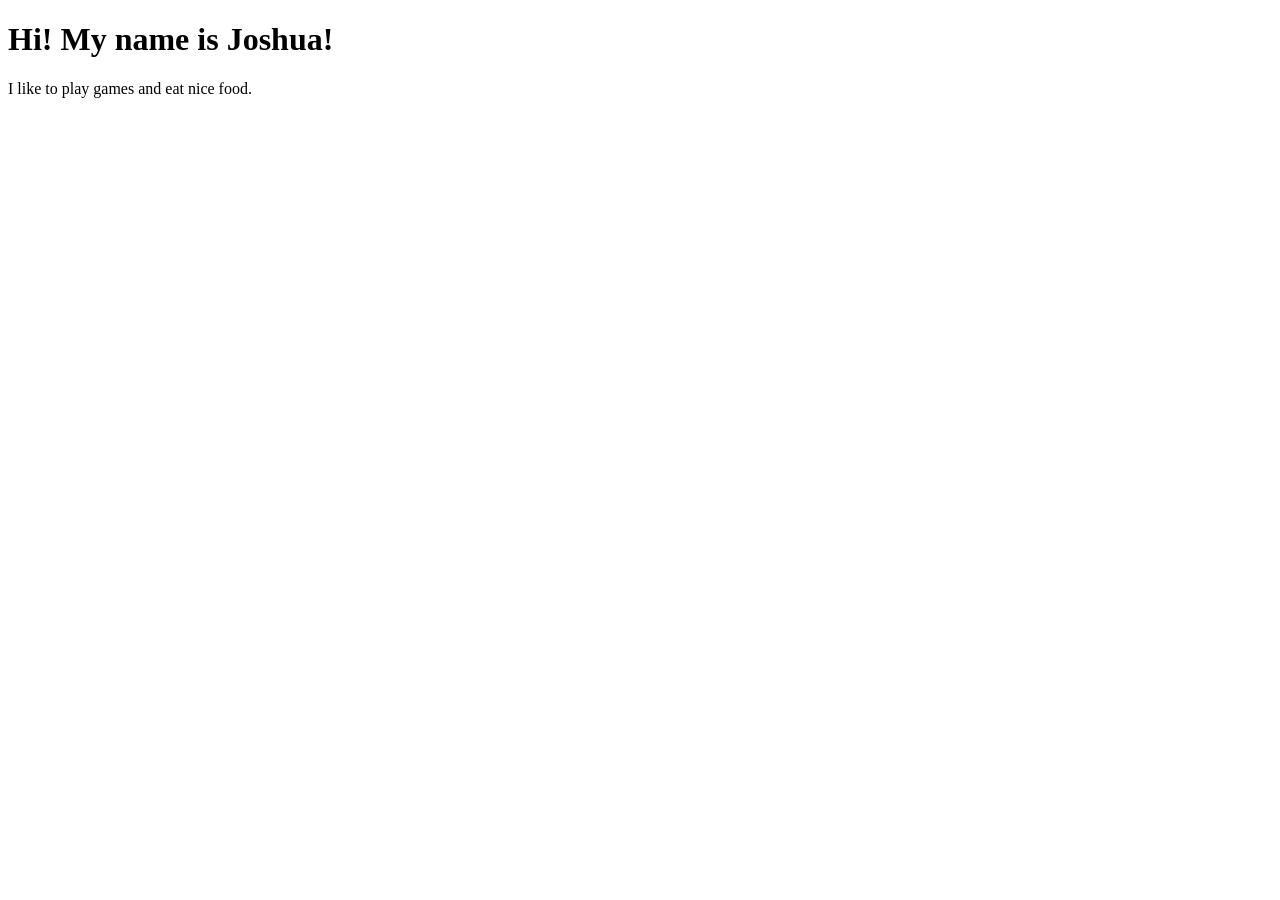
<file: Profile/index.html>
<!DOCTYPE html>
<html lang="en">
<head>
    <meta charset="UTF-8">
    <meta name="viewport" content="width=device-width, initial-scale=1.0">
    <title>Joshua</title>
</head>
<body>
    <header>
        <h1>Hi! My name is Joshua!</h1>
        <p>I like to play games and eat nice food.</p>
    </header>
</body>
</html>
</file>
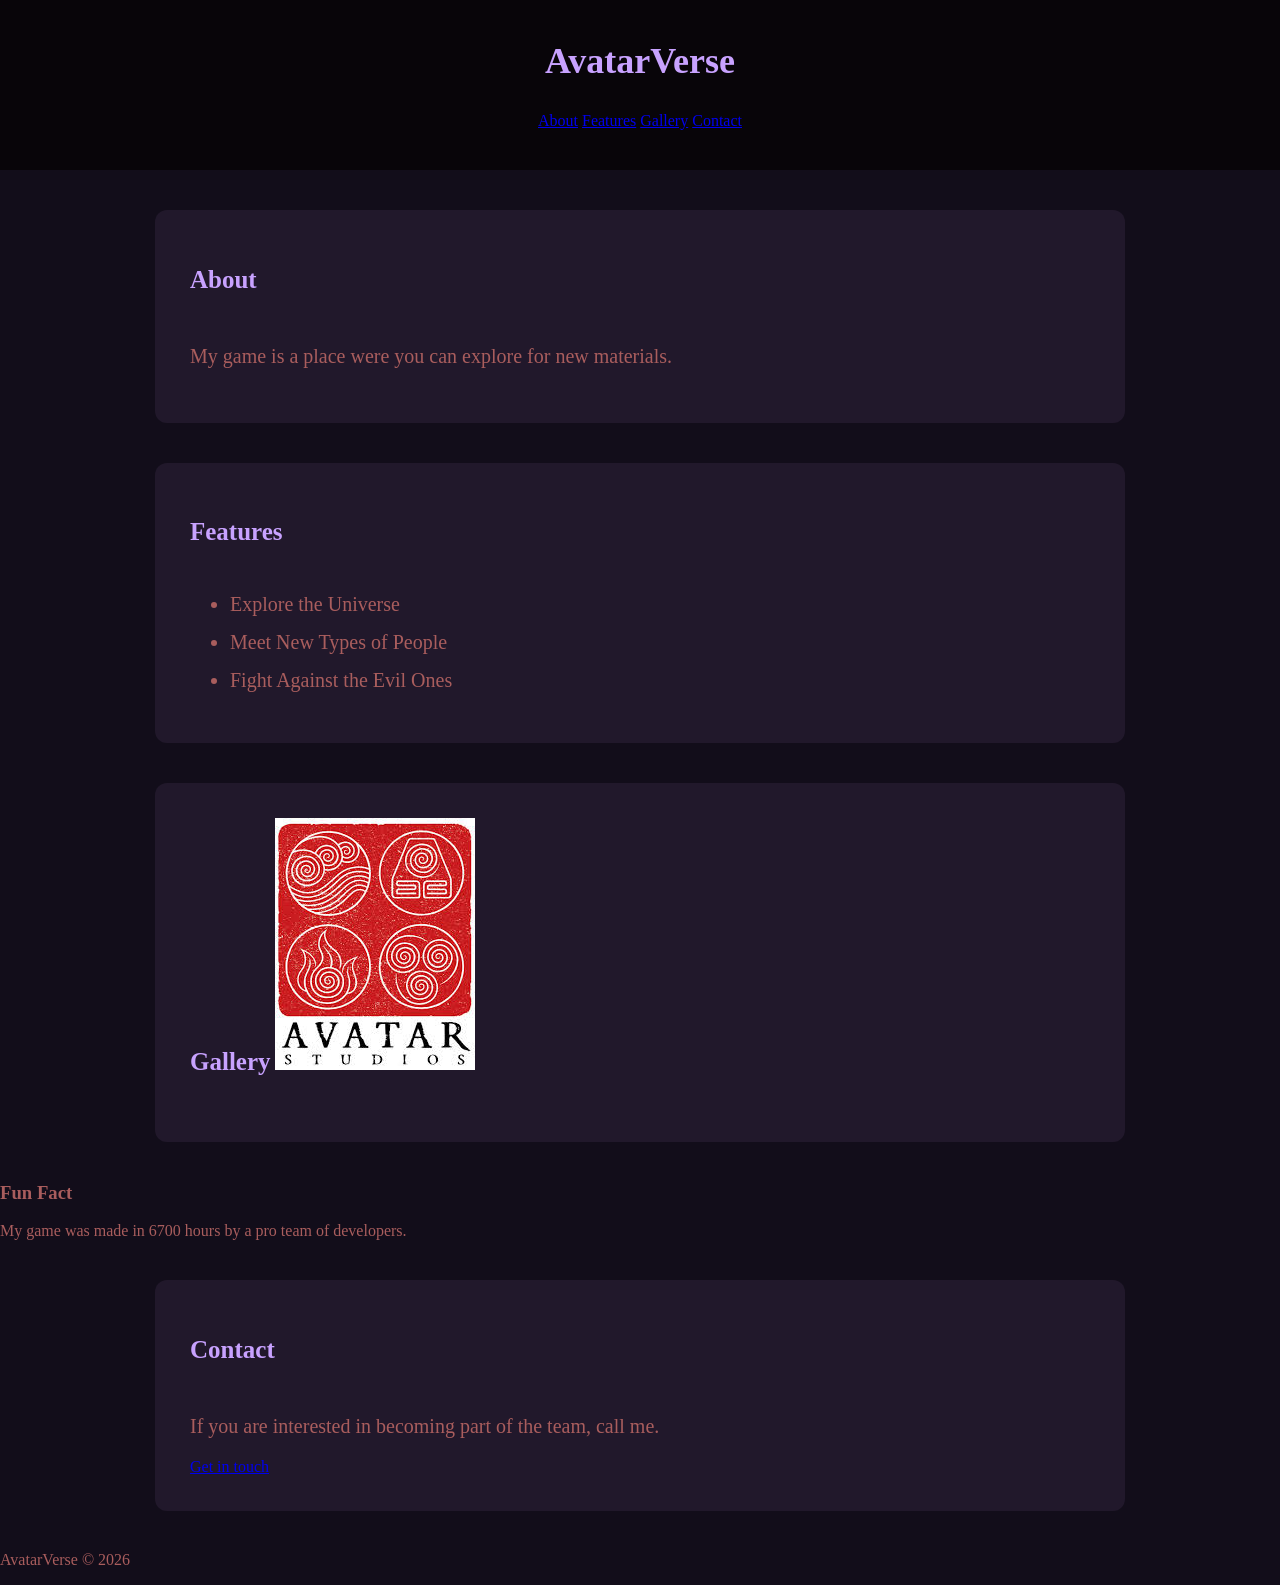
<file: starter-project/index.html>
<!DOCTYPE html>
<html lang="en">
<head>
    <meta charset="UTF-8">
    <meta name="viewport" content="width=device-width, initial-scale=1.0">
    <title>Avatarverse</title>
    <link rel="stylesheet" href="css/style.css">
</head>
<body>

    <header>
        <h1>AvatarVerse</h1>
        <nav>
            <a href="#about">About</a>
            <a href="#features">Features</a>
            <a href="#gallery">Gallery</a>
            <a href="#contact">Contact</a>
        </nav>
    </header>

    <section id="about">
        <h2>About</h2>
        <p>My game is a place were you can explore for new materials.</p>
    </section>

    <section id="features">
        <h2>Features</h2>
        <ul>
            <li>Explore the Universe</li>
            <li>Meet New Types of People</li>
            <li>Fight Against the Evil Ones</li>
        </ul>
    </section>

    <section id="gallery">
        <h2>Gallery</h2>
        <img src="images/AvatarThing.jpg" alt="Describe this image here">
    </section>

    <aside>
        <h3>Fun Fact</h3>
        <p>My game was made in 6700 hours by a pro team of developers.</p>
    </aside>

    <section id="contact">
        <h2>Contact</h2>
        <p>If you are interested in becoming part of the team, call me.</p>
        <a href="tel:+21312322243">Get in touch</a>
    </section>

    <footer>
        <p>AvatarVerse &copy; 2026</p>
    </footer>

</body>
</html>
</file>
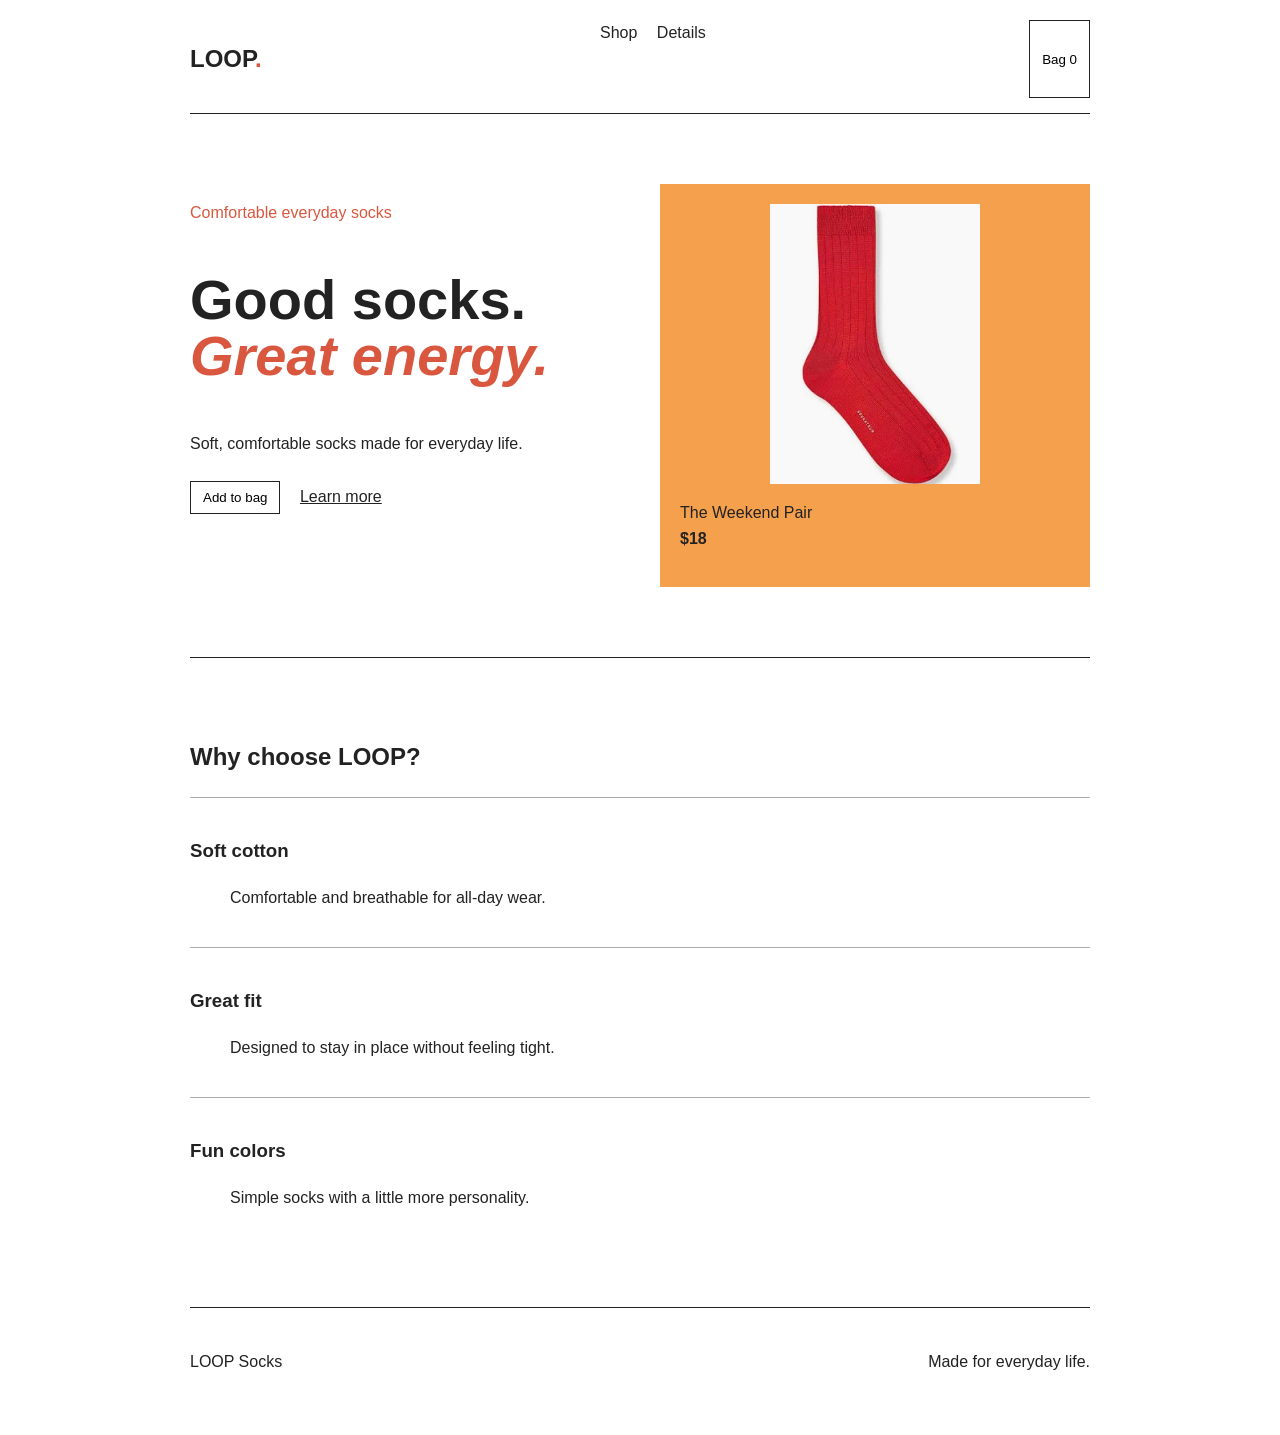
<file: Homework Folder/Socks /index.html>
<!DOCTYPE html>
<html lang="en">
<head>
    <meta charset="UTF-8">
    <meta name="viewport" content="width=device-width, initial-scale=1.0">
    <title>LOOP Socks</title>
    <link rel="stylesheet" href="css/styles.css">
</head>

<body>

    <header class="site-header">
        <h2 class="logo">LOOP<span>.</span></h2>

        <nav>
            <a href="#shop">Shop</a>
            <a href="#details">Details</a>
        </nav>

        <button id="cartButton">Bag <span id="cartCount">0</span></button>
    </header>

    <main>

        <section class="hero" id="shop">
            <div>
                <p class="eyebrow">Comfortable everyday socks</p>

                <h1>Good socks.<br><em>Great energy.</em></h1>

                <p class="intro">
                    Soft, comfortable socks made for everyday life.
                </p>

                <div class="hero-actions">
                    <button id="addButton">Add to bag</button>
                    <a class="text-link" href="#details">Learn more</a>
                </div>
            </div>

            <div class="product-stage">
                <div class="image-slot">
                    <img src="./images/random socks.webp" alt="A pair of LOOP socks">
                </div>

                <p class="product-note">
                    The Weekend Pair<br>
                    <strong>$18</strong>
                </p>
            </div>
        </section>

        <section class="details" id="details">
            <h2>Why choose LOOP?</h2>

            <div class="feature-list">
                <article>
                    <h3>Soft cotton</h3>
                    <p>Comfortable and breathable for all-day wear.</p>
                </article>

                <article>
                    <h3>Great fit</h3>
                    <p>Designed to stay in place without feeling tight.</p>
                </article>

                <article>
                    <h3>Fun colors</h3>
                    <p>Simple socks with a little more personality.</p>
                </article>
            </div>
        </section>

    </main>

    <footer>
        <p>LOOP Socks</p>
        <p>Made for everyday life.</p>
    </footer>

    <script src="script.js"></script>

</body>
</html>
</file>
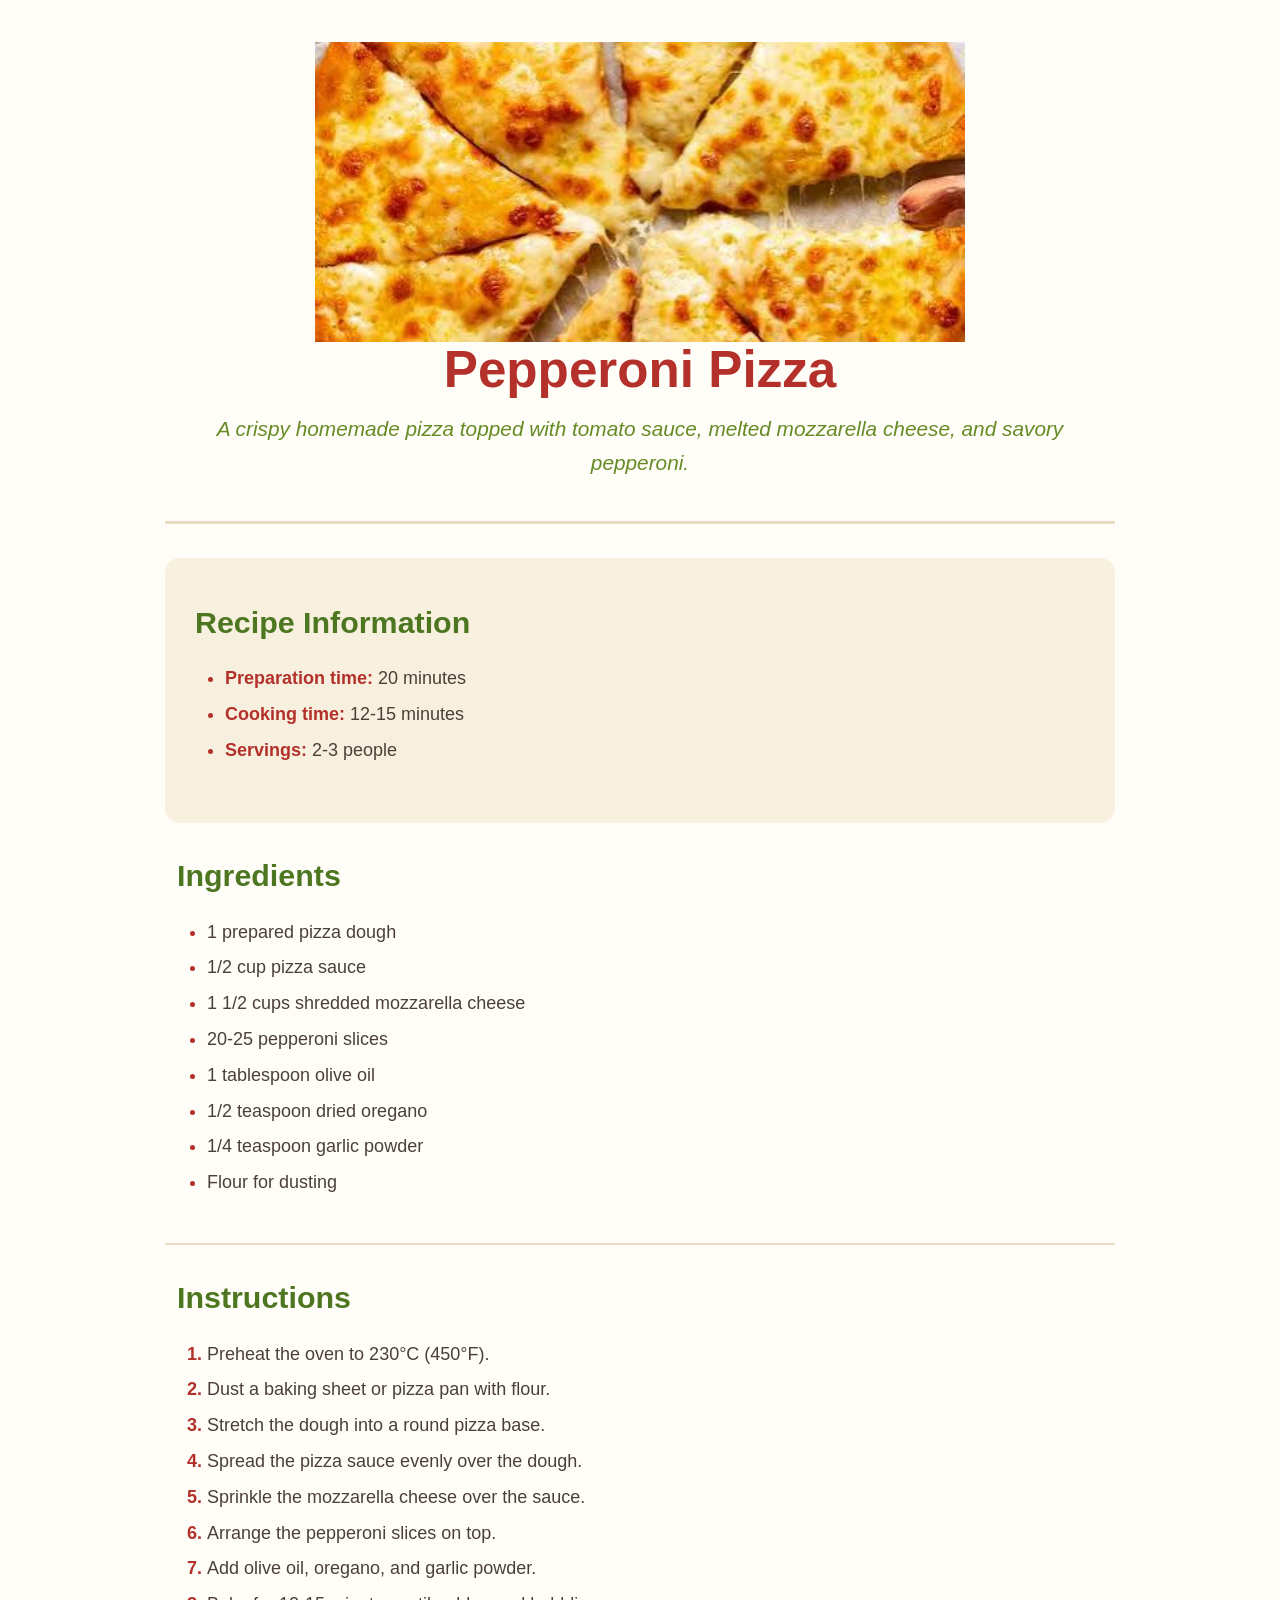
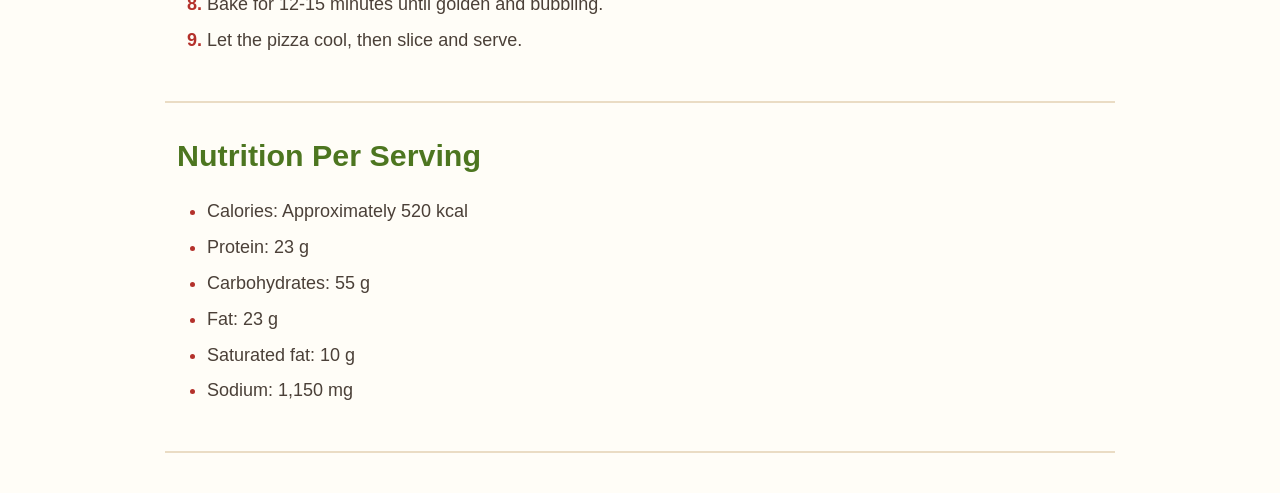
<file: Week-3/session-1/recipe/index.html>
<!DOCTYPE html>
<html lang="en">
<head>
    <meta charset="UTF-8">
    <meta name="viewport" content="width=device-width, initial-scale=1.0">
    <title>Pepperoni Pizza Recipe</title>
    <link rel="stylesheet" href="./css/styles.css">
</head>
<body>
    <main>
        <article>
            <header>
                <img src="/Week-3/session-1/recipe/images/pizza.jpg" alt="A nice slice of pizza">
                <h1>Pepperoni Pizza</h1>
                <p>
                    A crispy homemade pizza topped with tomato sauce,
                    melted mozzarella cheese, and savory pepperoni.
                </p>
            </header>

            <section>
                <h2>Recipe Information</h2>
                <ul>
                    <li><strong>Preparation time:</strong> 20 minutes</li>
                    <li><strong>Cooking time:</strong> 12-15 minutes</li>
                    <li><strong>Servings:</strong> 2-3 people</li>
                </ul>
            </section>

            <section>
                <h2>Ingredients</h2>
                <ul>
                    <li>1 prepared pizza dough</li>
                    <li>1/2 cup pizza sauce</li>
                    <li>1 1/2 cups shredded mozzarella cheese</li>
                    <li>20-25 pepperoni slices</li>
                    <li>1 tablespoon olive oil</li>
                    <li>1/2 teaspoon dried oregano</li>
                    <li>1/4 teaspoon garlic powder</li>
                    <li>Flour for dusting</li>
                </ul>
            </section>

            <section>
                <h2>Instructions</h2>
                <ol>
                    <li>Preheat the oven to 230°C (450°F).</li>
                    <li>Dust a baking sheet or pizza pan with flour.</li>
                    <li>Stretch the dough into a round pizza base.</li>
                    <li>Spread the pizza sauce evenly over the dough.</li>
                    <li>Sprinkle the mozzarella cheese over the sauce.</li>
                    <li>Arrange the pepperoni slices on top.</li>
                    <li>Add olive oil, oregano, and garlic powder.</li>
                    <li>Bake for 12-15 minutes until golden and bubbling.</li>
                    <li>Let the pizza cool, then slice and serve.</li>
                </ol>
            </section>

            <section>
                <h2>Nutrition Per Serving</h2>
                <ul>
                    <li>Calories: Approximately 520 kcal</li>
                    <li>Protein: 23 g</li>
                    <li>Carbohydrates: 55 g</li>
                    <li>Fat: 23 g</li>
                    <li>Saturated fat: 10 g</li>
                    <li>Sodium: 1,150 mg</li>
                </ul>
            </section>
        </article>
    </main>
</body>
</html>
</file>
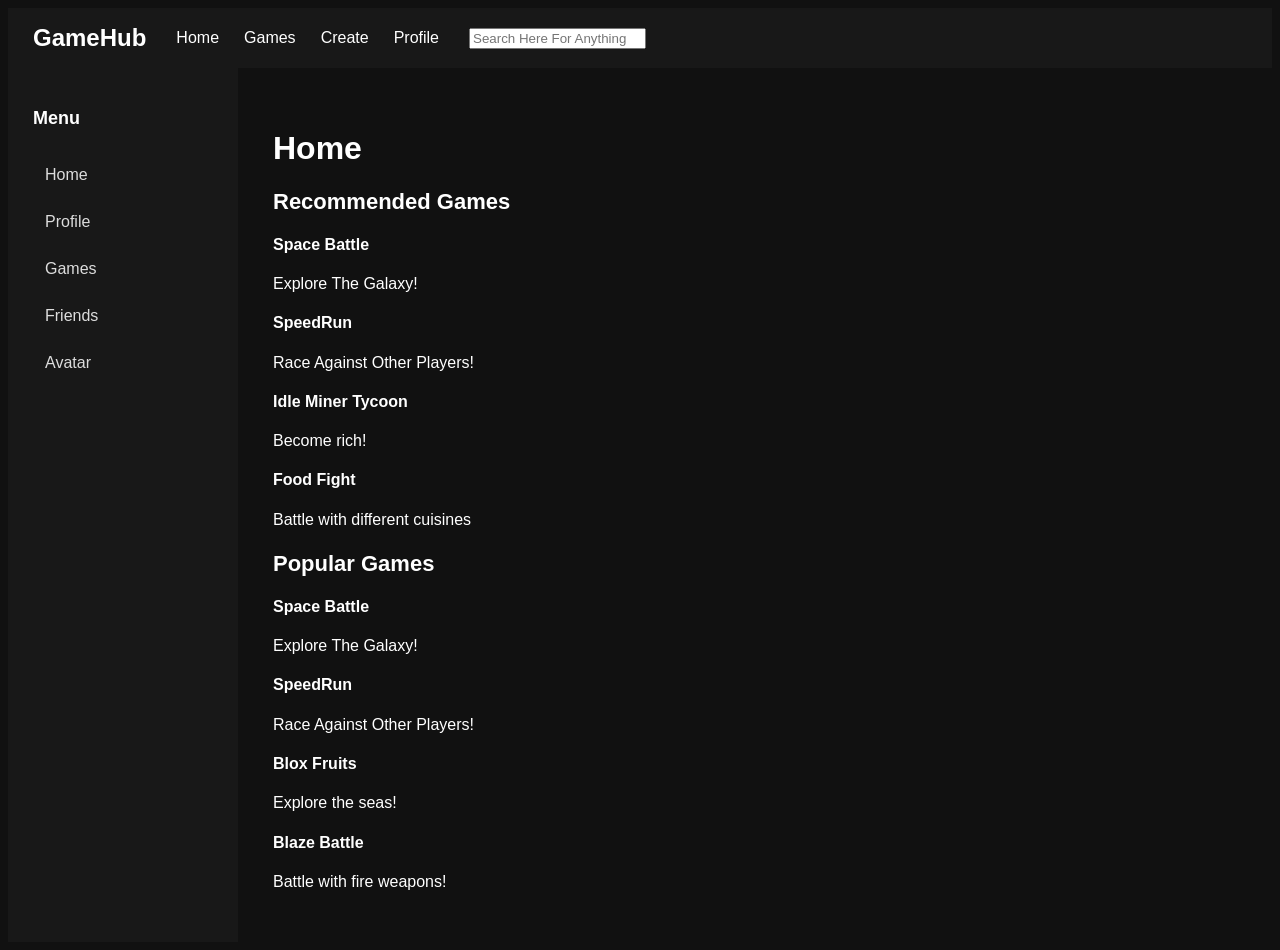
<file: ClassDemo/GameHub.html>
<!DOCTYPE html>
<html lang="en">
<head>
    <meta charset="UTF-8">
    <meta name="viewport" content="width=device-width, initial-scale=1.0">
    <title>GameHub</title>
    <link rel="stylesheet" href="style.css">
</head>
<body>
    <header>
        <h1>GameHub</h1>
        <nav>
            <a href="#home">Home</a>
            <a href="#games">Games</a>
            <a href="#create">Create</a>
            <a href="#profile">Profile</a>
        </nav>

        <input type="text" placeholder="Search Here For Anything">
    </header>


    <div class="layout">

        <aside>

            <h2>Menu</h2>

            <a href="#home">Home</a>
            <a href="#profile">Profile</a>
            <a href="#games">Games</a>
            <a href="#Friends">Friends</a>
            <a href="#Avatar">Avatar</a>
        </aside>

        <main id="home">

            <h2>Home</h2>

            <section>
                <h3>Recommended Games</h3>

                <div class="games">

                    <article>
                        <div class="game-image game-one"></div>
                        <h4>Space Battle</h4>
                        <p>Explore The Galaxy!</p>
                    </article>
                    
                    <article>
                        <div class="game-image game-two"></div>
                        <h4>SpeedRun</h4>
                        <p>Race Against Other Players!</p>
                    </article>
                    
                    <article>
                        <div class="game-image game-three"></div>
                        <h4>Idle Miner Tycoon</h4>
                        <p>Become rich!</p>
                    </article>
                    
                    <article>
                        <div class="game-image game-four"></div>
                        <h4>Food Fight</h4>
                        <p>Battle with different cuisines</p>
                    </article>
                </div>
            </section>

            
            <section>
                <h3>Popular Games</h3>

                <div class="games">

                    <article>
                        <div class="game-image game-five"></div>
                        <h4>Space Battle</h4>
                        <p>Explore The Galaxy!</p>
                    </article>
                    
                    <article>
                        <div class="game-image game-six"></div>
                        <h4>SpeedRun</h4>
                        <p>Race Against Other Players!</p>
                    </article>
                    
                    <article>
                        <div class="game-image game-seven"></div>
                        <h4>Blox Fruits</h4>
                        <p>Explore the seas!</p>
                    </article>
                    
                    <article>
                        <div class="game-image game-eight"></div>
                        <h4>Blaze Battle</h4>
                        <p>Battle with fire weapons!</p>
                    </article>
                </div>
            </section>


        </main>


    </div>
    
</body>
</html>
</file>
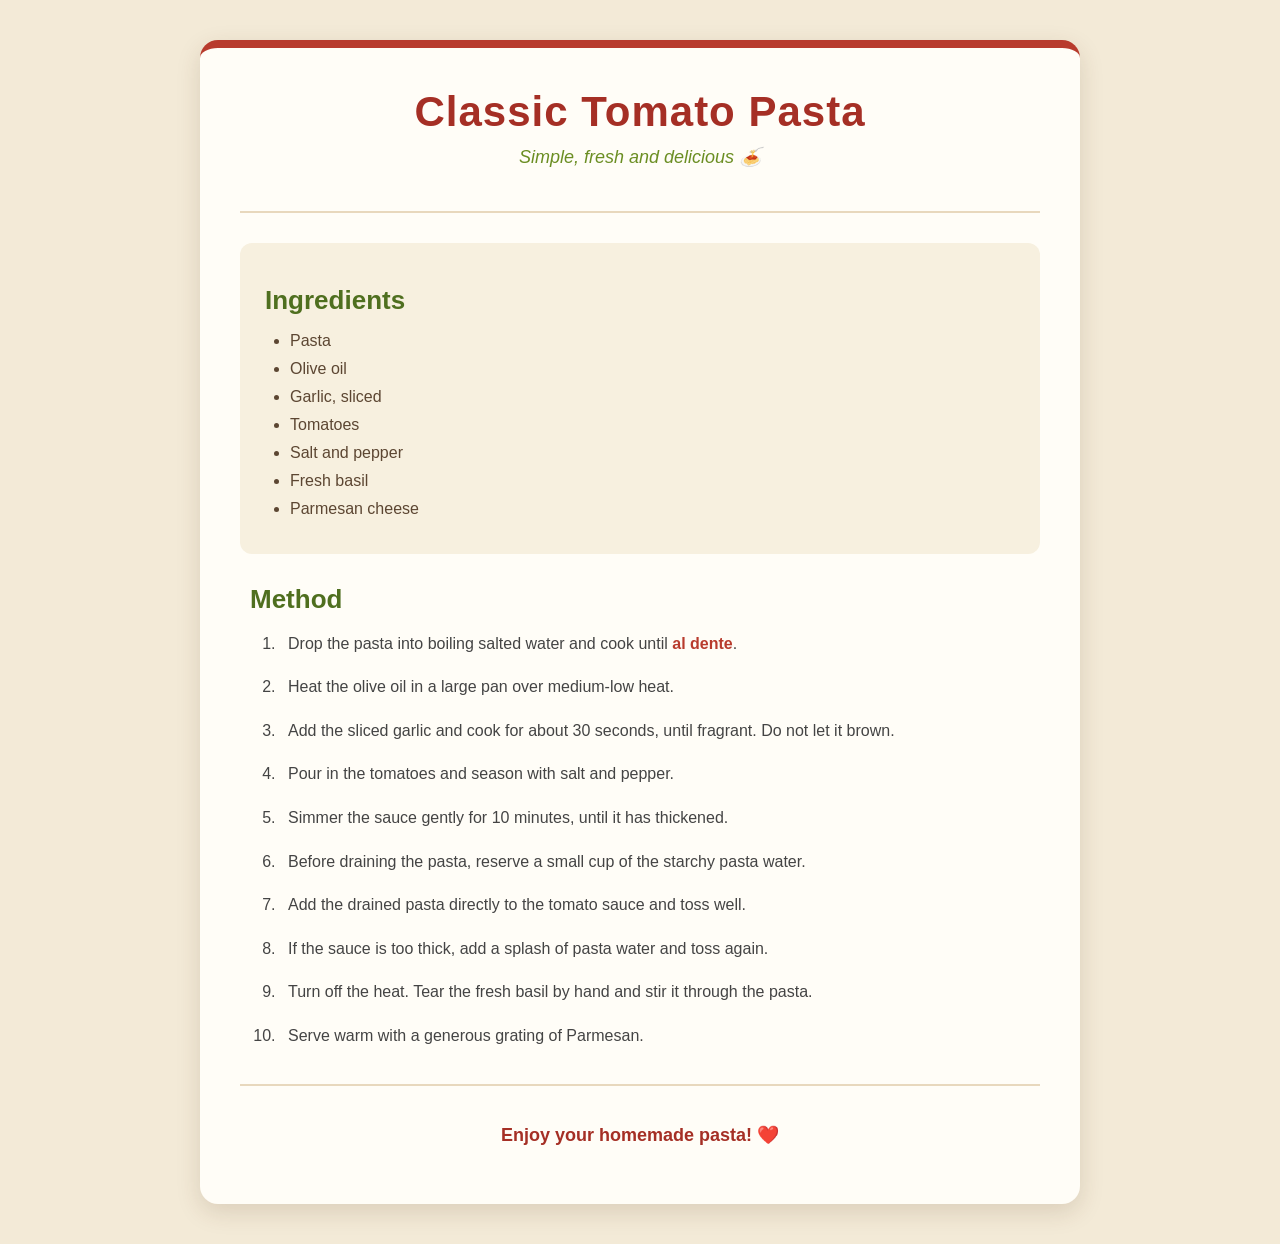
<file: Homework Folder/Recipe.html>
<!DOCTYPE html>
<html lang="en">
<head>
    <meta charset="UTF-8">
    <meta name="viewport" content="width=device-width, initial-scale=1.0">
    <title>Classic Tomato Pasta</title>
    <link rel="stylesheet" href="Recipe.css">
</head>

<body>

    <div class="recipe-card">

        <header>
            <h1>Classic Tomato Pasta</h1>
            <p class="subtitle">Simple, fresh and delicious 🍝</p>
        </header>

        <section class="ingredients">
            <h2>Ingredients</h2>

            <ul>
                <li>Pasta</li>
                <li>Olive oil</li>
                <li>Garlic, sliced</li>
                <li>Tomatoes</li>
                <li>Salt and pepper</li>
                <li>Fresh basil</li>
                <li>Parmesan cheese</li>
            </ul>
        </section>

        <section class="instructions">
            <h2>Method</h2>

            <ol>
                <li>
                    Drop the pasta into boiling salted water and cook until 
                    <strong>al dente</strong>.
                </li>

                <li>
                    Heat the olive oil in a large pan over medium-low heat.
                </li>

                <li>
                    Add the sliced garlic and cook for about 30 seconds,
                    until fragrant. Do not let it brown.
                </li>

                <li>
                    Pour in the tomatoes and season with salt and pepper.
                </li>

                <li>
                    Simmer the sauce gently for 10 minutes, until it has thickened.
                </li>

                <li>
                    Before draining the pasta, reserve a small cup of the
                    starchy pasta water.
                </li>

                <li>
                    Add the drained pasta directly to the tomato sauce and
                    toss well.
                </li>

                <li>
                    If the sauce is too thick, add a splash of pasta water
                    and toss again.
                </li>

                <li>
                    Turn off the heat. Tear the fresh basil by hand and
                    stir it through the pasta.
                </li>

                <li>
                    Serve warm with a generous grating of Parmesan.
                </li>
            </ol>
        </section>

        <footer>
            <p>Enjoy your homemade pasta! ❤️</p>
        </footer>

    </div>

</body>
</html>
</file>
<file: starter-project/css/style.css>
/* Starting point only - the default browser styling.
   Follow the tasks in README.md to make this your own. */

body {
    background-color:color-mix(in srgb-linear, blue 60%, black 40% )
    font-family: Arial, sans-serif;
    margin: 0;
    background-color: #120d1a;
    color: #a95d5d;
}


header {
    background-color: #080509;
    text-align: center;
    padding: 40px 20px;
}

header h1 {
    margin: 0 0 30px 0;
    font-size: 36px;
    color: #c8a2ff;
}



section {
    background-color: #21182b;
    margin: 40px auto;
    padding: 35px;
    width: 900px;
    border-radius: 12px;


h2 {
    color: #c8a2ff;
    font-size: 25px;
    padding-bottom: 10px;
    display: inline-block;
}


p {
    font-size: 20px;
}


li {
    margin: 15px 0;
    font-size: 20px;
}


#gallery img {
    border-radius: 10px;
    margin: 15px;

}

aside {
    background-color: #5d3d7b;
    margin: 40px;
    padding: 25px 35px;
    border-radius: 12px;
}

aside h3 {
    color: #c8a2ff;
    margin: 40px auto;
    padding: 25px 35px;
    border-radius: 12px;
}


#contact a {
    background-color: #350e58;
    text-decoration: none;
    padding: 14px 20px;
    border: 6px;
    margin: 10px;
}


footer {
    background-color: #080509;
    text-align: center;
    padding: 25px;
    margin: 50px;
    color: #cd2a2a;
}
</file>
<file: Homework Folder/Socks /css/styles.css>
body {
    background: white;
    color: #222;
    font-family: Arial, sans-serif;
    line-height: 1.6;
    margin: 0 auto;
    max-width: 900px;
    padding: 20px;
}

.site-header {
    border-bottom: 1px solid #222;
    display: flex;
    justify-content: space-between;
    padding-bottom: 15px;
}

.logo {
    color: #222;
    font-size: 24px;
    font-weight: bold;
}

.logo span,
.eyebrow,
h1 em {
    color: #d9573f;
}

nav a {
    color: #222;
    margin-left: 15px;
    text-decoration: none;
}

nav a:hover {
    text-decoration: underline;
}

button {
    background: white;
    border: 1px solid #222;
    cursor: pointer;
    padding: 8px 12px;
}

button:hover {
    background: #222;
    color: white;
}

.hero {
    border-bottom: 1px solid #222;
    display: grid;
    gap: 40px;
    grid-template-columns: 1fr 1fr;
    padding: 70px 0;
}

h1 {
    font-size: 56px;
    line-height: 1;
}

.intro {
    max-width: 400px;
}

.product-stage {
    background: #f5a04d;
    min-height: 350px;
    padding: 20px;
}

.image-slot img {
    display: block;
    height: 280px;
    margin: auto;
    max-width: 100%;
    object-fit: contain;
}

.hero-actions {
    margin: 25px 0;
}

.text-link {
    color: #222;
    margin-left: 15px;
}

.ticker {
    border-bottom: 1px solid #222;
    padding: 20px 0;
    text-align: center;
}

.ticker span {
    margin: 0 12px;
}

.details {
    border-bottom: 1px solid #222;
    padding: 60px 0;
}

.feature-list article {
    border-top: 1px solid #aaa;
    padding: 20px 0;
}

.feature-list article p {
    margin-left: 40px;
}

footer {
    display: flex;
    justify-content: space-between;
    padding: 25px 0;
}

@media (max-width: 650px) {
    nav {
        display: none;
    }

    .hero {
        display: block;
    }

    .product-stage {
        margin-top: 40px;
    }

    footer {
        display: block;
    }
}
</file>
<file: Week-3/session-1/recipe/css/styles.css>
* {
    box-sizing: border-box;
}

body {
    margin: 0;
    padding: 0 5%;
    background: #fffdf7;
    color: #4b4038;
    font-family: Arial, sans-serif;
    font-size: 18px;
    line-height: 1.6;
}

main {
    max-width: 950px;
    margin: 0 auto;
}

article {
    padding-bottom: 40px;
}

header {
    padding: 20px 0 28px;
    text-align: center;
    border-bottom: 3px solid #eadcc4;
}

header img {
    display: block;
    width: 100%;
    max-width: 650px;
    height: 300px;
    margin: 22px auto 0;
    object-fit: cover;
}

h1 {
    margin: 0;
    color: #b4312b;
    font-size: 3.2rem;
    line-height: 1.1;
}

header p {
    margin: 14px 0;
    color: #668b25;
    font-size: 1.3rem;
    font-style: italic;
}

section {
    padding: 28px 12px;
    border-bottom: 2px solid #eadcc4;
}

section:first-of-type {
    margin-top: 34px;
    padding: 40px 30px;
    background: #f8f0df;
    border: none;
    border-radius: 15px;
}

h2 {
    margin: 0 0 12px;
    color: #4d7620;
    font-size: 1.9rem;
}

ul,
ol {
    padding-left: 30px;
}

li {
    margin-bottom: 7px;
}

li::marker {
    color: #b4312b;
    font-weight: bold;
}

strong {
    color: #b4312b;
}

@media (max-width: 600px) {
    body {
        padding: 0 20px;
        font-size: 16px;
    }

    h1 {
        font-size: 2.3rem;
    }

    header p {
        font-size: 1.1rem;
    }

    header img {
        height: 220px;
    }

    section:first-of-type {
        padding: 25px 20px;
    }

    h2 {
        font-size: 1.6rem;
    }
}
</file>
<file: ClassDemo/style.css>
body{
    background-color: #111111;
    color: white;
    font-family: Arial, sans-serif;
    margin 0;

}

/*styling for the header*/

header{
    height: 60px;
    background-color: #181818;

    display: flex;
    align-items: center; 
    padding: 0 25px;
    gap: 30px;

}

header h1 {
    font-size: 24px;
    margin: 0;
}

header nav {
    display: flex;
    gap: 25px;
}

header nav a {
    color: white;
    text-decoration: none;
}

header nav a:hover{
    color: aqua;
}

/*styling for the layout and aside section*/

.layout{
    display: flex;
    min-height: calc(100vh - 60px);
}

aside {
    width: 180px;
    background-color: #181818;
    padding: 25px;
}

aside h2{
    font-size: 18px;
    margin-bottom: 25px;
}

aside a{
    display: block;
    color: #dddddd;
    text-decoration: none;

    padding: 12px;
    margin-bottom: 5px;

    border-radius: 6px;
 
}

aside a:hover{
    background-color: #303030;
}

/*styling for the main section*/

main {
    flex: 1;
    padding: 35px;
}

main > h2 {
    font-size: 32px;
    margin-bottom: 0;
}

section {
    margin-bottom: 40;
}

section h3{
    font-size: 22px;
    margin-bottom: 20px;
}
</file>
<file: Homework Folder/Recipe.css>
body {
    margin: 0;
    padding: 40px 20px;
    font-family: Arial, Helvetica, sans-serif;
    background-color: #f3ead7;
    color: #333;
}

/* Main recipe box */
.recipe-card {
    max-width: 800px;
    margin: 0 auto;
    background-color: #fffdf7;
    padding: 40px;
    border-radius: 18px;
    box-shadow: 0 8px 25px rgba(80, 50, 20, 0.15);
    border-top: 8px solid #b83b2d;
}

/* Header */
header {
    text-align: center;
    border-bottom: 2px solid #e8d8bd;
    padding-bottom: 25px;
    margin-bottom: 30px;
}

h1 {
    margin: 0;
    color: #a52f25;
    font-size: 42px;
    letter-spacing: 1px;
}

.subtitle {
    color: #6b8e23;
    font-size: 18px;
    font-style: italic;
    margin-top: 10px;
}

/* Section headings */
h2 {
    color: #4f6f1f;
    font-size: 26px;
    margin-bottom: 15px;
}

/* Ingredients section */
.ingredients {
    background-color: #f7f0df;
    padding: 20px 25px;
    border-radius: 12px;
    margin-bottom: 30px;
}

.ingredients ul {
    padding-left: 25px;
}

.ingredients li {
    margin: 10px 0;
    color: #5c4632;
}

/* Instructions */
.instructions {
    padding: 0 10px;
}

.instructions ol {
    padding-left: 30px;
}

.instructions li {
    margin-bottom: 18px;
    padding-left: 8px;
    line-height: 1.6;
    color: #444;
}

/* Make important cooking terms stand out */
strong {
    color: #b83b2d;
}

/* Footer */
footer {
    margin-top: 35px;
    padding-top: 20px;
    border-top: 2px solid #e8d8bd;
    text-align: center;
}

footer p {
    color: #a52f25;
    font-size: 18px;
    font-weight: bold;
}

/* Hover effect on ingredient items */
.ingredients li:hover {
    color: #b83b2d;
    cursor: default;
}

/* Mobile-friendly styling */
@media (max-width: 600px) {

    body {
        padding: 20px 10px;
    }

    .recipe-card {
        padding: 25px 20px;
    }

    h1 {
        font-size: 32px;
    }

    h2 {
        font-size: 23px;
    }

    .instructions li {
        line-height: 1.5;
    }
}
</file>
